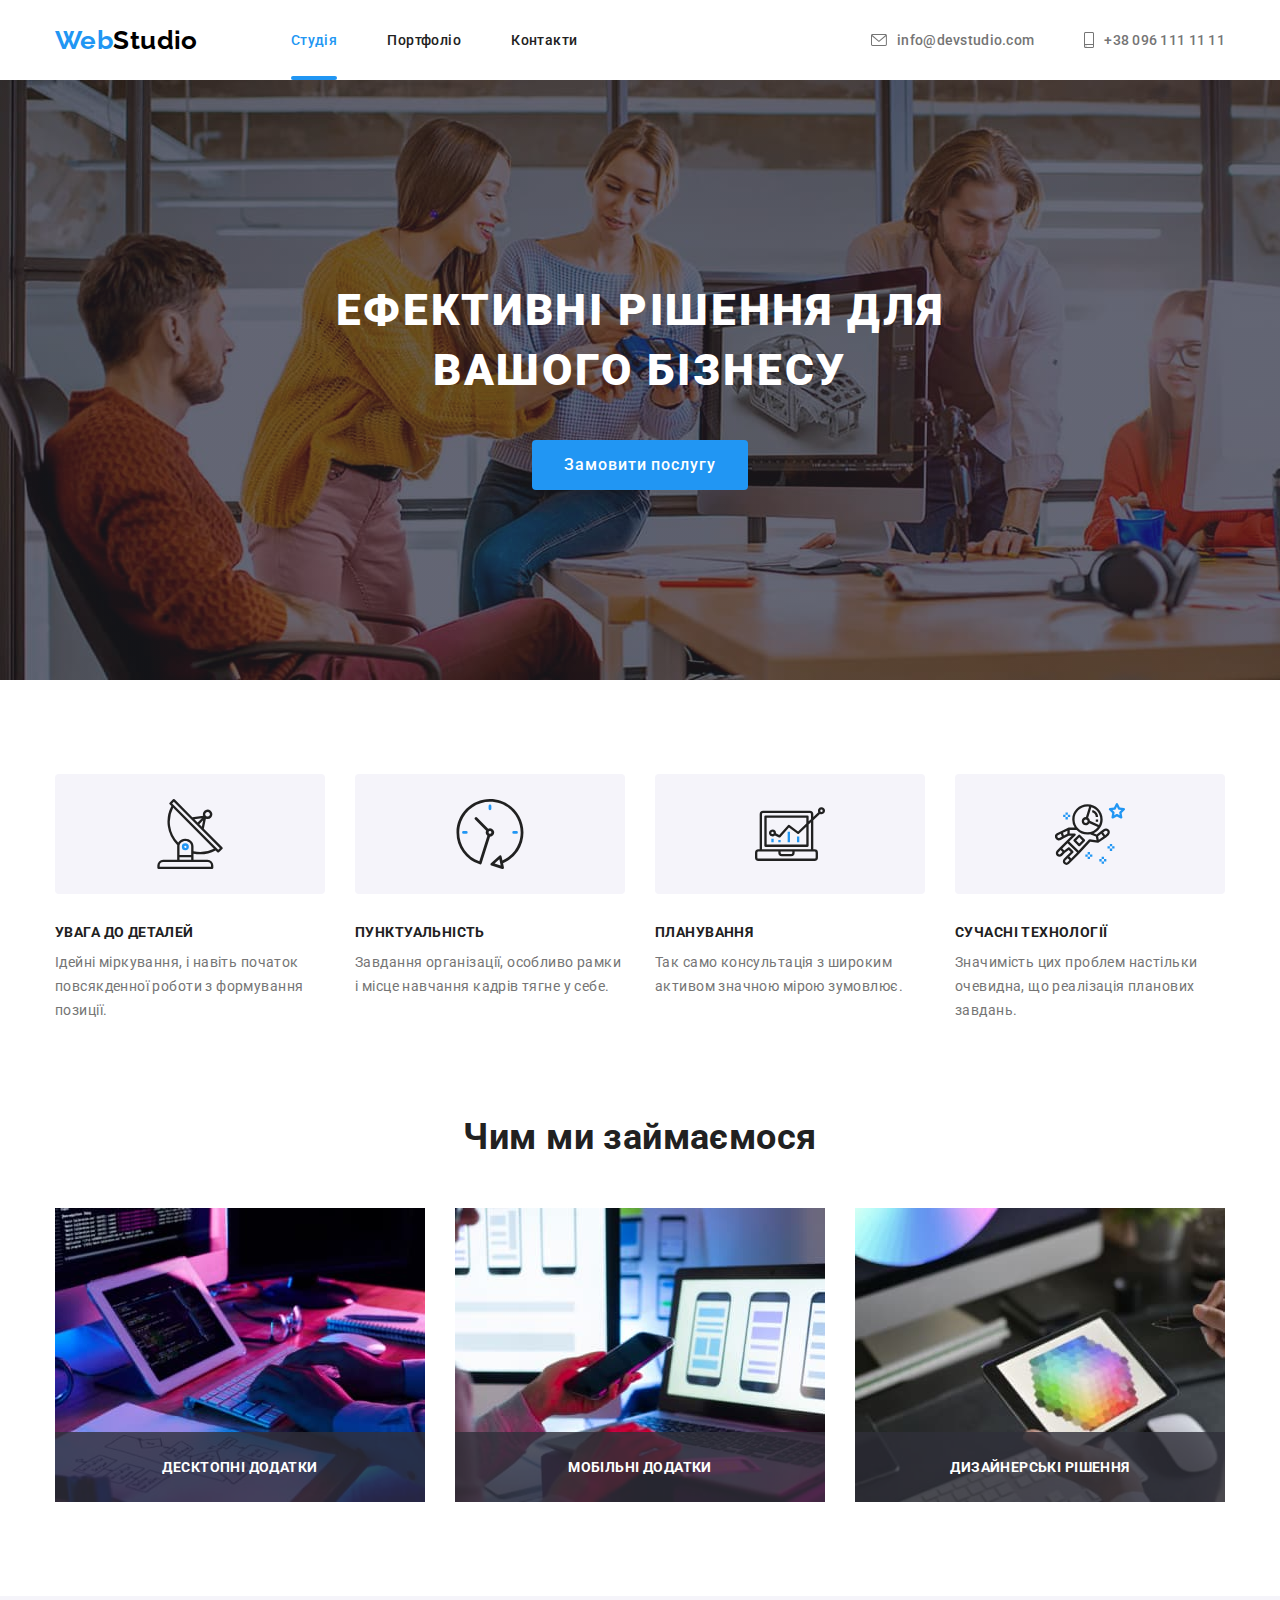
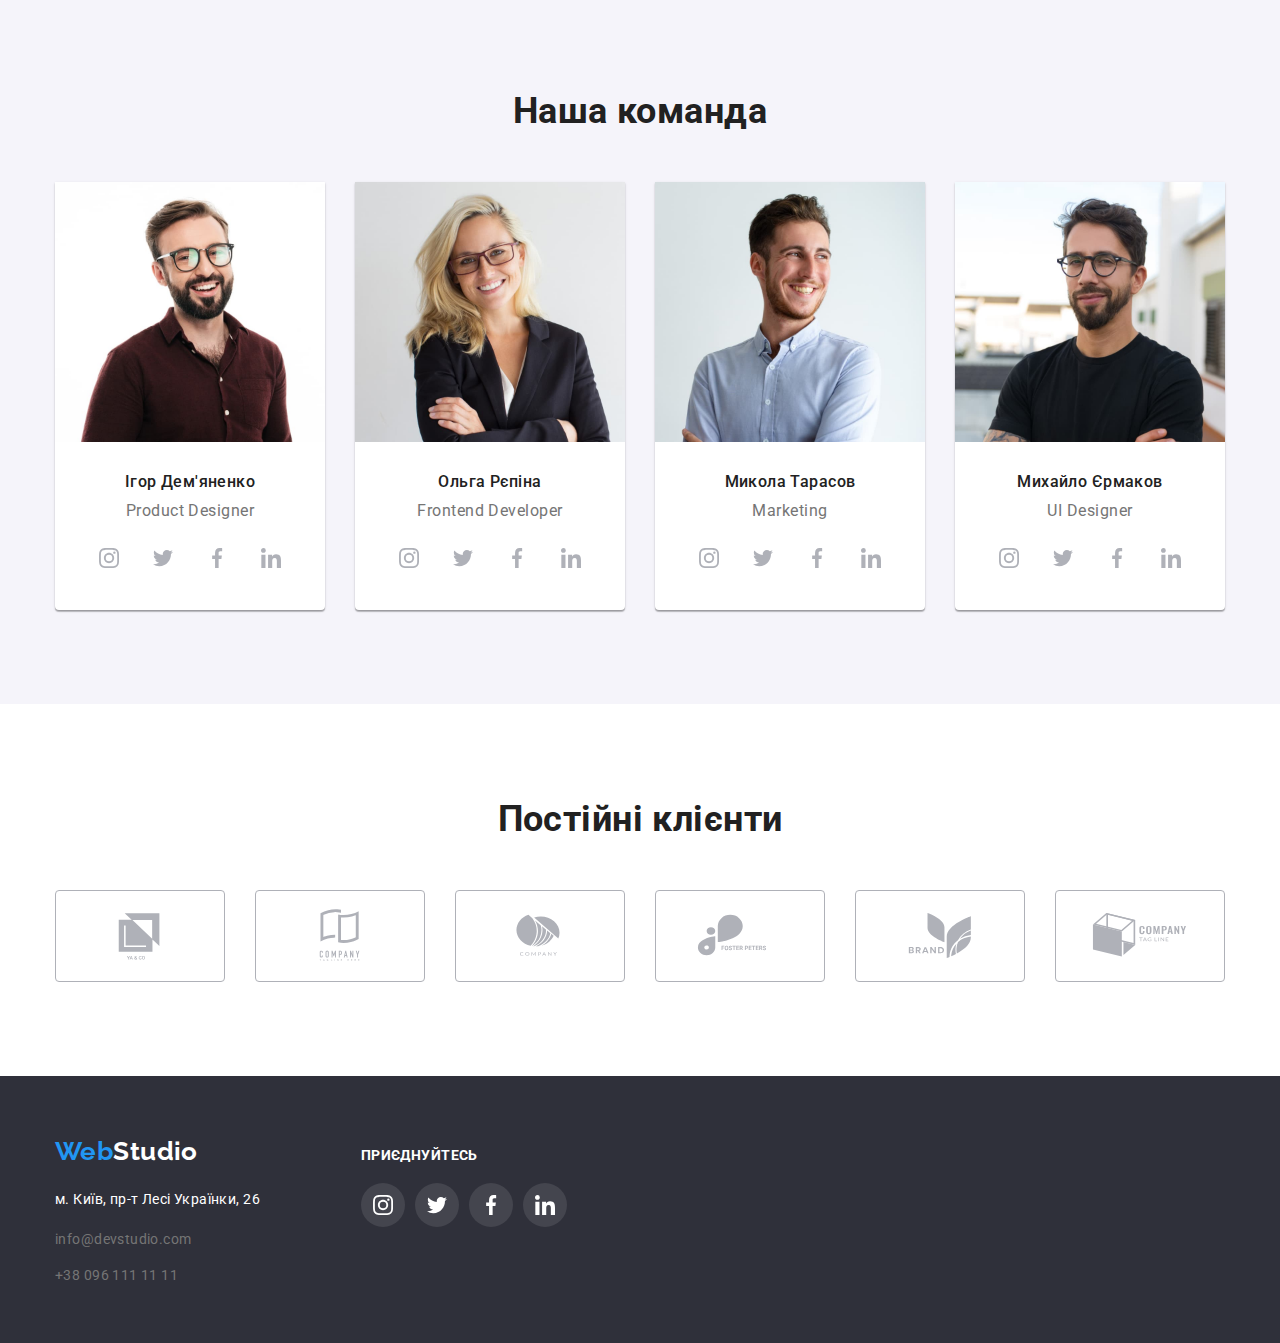
<file: index.html>
<!DOCTYPE html>
<html lang="en">
  <head>
    <meta charset="UTF-8" />
    <meta http-equiv="X-UA-Compatible" content="IE=edge" />
    <meta name="viewport" content="width=device-width, initial-scale=1.0" />
    <title>Web Studio</title>
    <link
      href="https://fonts.googleapis.com/css2?family=Poppins:ital@1&family=Raleway:wght@700&family=Roboto:wght@400;500;700;900&display=swap"
      rel="stylesheet"
    />
    <link
      rel="stylesheet"
      href="https://cdnjs.cloudflare.com/ajax/libs/modern-normalize/1.1.0/modern-normalize.min.css"
    />
    <link rel="stylesheet" href="./css/styles.css" />
  </head>

  <body>
    <header>
      <div class="container main-nav">
        <a href="./index.html" class="logo">Web<span>Studio</span></a>

        <nav>
          <ul class="list site-nav">
            <li class="item">
              <a class="site-nav-link current" href="./index.html" class="link current-cover">
                Студія</a
              >
            </li>
            <li class="item"><a href="./portfolio.html" class="link">Портфоліо</a></li>
            <li class="item"><a href="./index.html" class="link">Контакти</a></li>
          </ul>
        </nav>
        <ul class="list contacts contacts-list">
          <li class="item">
            <a href="mailto:info@devstudio.com">
              <svg class="contact-icon" width="16" height="12">
                <use href="./img/icons.svg#icon-envelope-hover"></use>
              </svg>
              info@devstudio.com
            </a>
          </li>
          <li class="item">
            <a href="tel:+380961111111">
              <svg class="contact-icon" width="10" height="16">
                <use href="./img/icons.svg#icon-smartphone"></use>
              </svg>
              +38 096 111 11 11</a
            >
          </li>
        </ul>
      </div>
    </header>
    <main>
      <section class="hero box">
        <div class="container">
          <h1 class="hero-title">Ефективні рішення для вашого бізнесу</h1>
          <button data-modal-open type="button" class="button primary">Замовити послугу</button>
        </div>
      </section>

      <section class="benefits benefits-section section">
        <div class="container">
          <h2 class="section-title visual-hidden">Наші переваги</h2>

          <ul class="benefits-list">
            <li class="item">
              <div class="ben-list">
                <svg class="benefit-icon" width="70" height="70">
                  <use href="./img/icons.svg#icon-antenna-1"></use>
                </svg>
              </div>
              <h3 class="title">УВАГА ДО ДЕТАЛЕЙ</h3>
              <p class="text">
                Ідейні міркування, і навіть початок повсякденної роботи з формування позиції.
              </p>
            </li>
            <li class="item">
              <div class="ben-list">
                <svg class="benefit-icon" width="70" height="70">
                  <use href="./img/icons.svg#icon-clock-1"></use>
                </svg>
              </div>
              <h3 class="title">ПУНКТУАЛЬНІСТЬ</h3>
              <p class="text">
                Завдання організації, особливо рамки і місце навчання кадрів тягне у себе.
              </p>
            </li>
            <li class="item">
              <div class="ben-list">
                <svg class="benefit-icon" width="70" height="70">
                  <use href="./img/icons.svg#icon-diagram-1"></use>
                </svg>
              </div>
              <h3 class="title">ПЛАНУВАННЯ</h3>
              <p class="text">Так само консультація з широким активом значною мірою зумовлює.</p>
            </li>
            <li class="item">
              <div class="ben-list">
                <svg class="benefit-icon" width="70" height="70">
                  <use href="./img/icons.svg#icon-astronaut-1"></use>
                </svg>
              </div>
              <h3 class="title">СУЧАСНІ ТЕХНОЛОГІЇ</h3>
              <p class="text">
                Значимість цих проблем настільки очевидна, що реалізація планових завдань.
              </p>
            </li>
          </ul>
        </div>
      </section>
      <section class="what-we-do section">
        <div class="container">
          <h2 class="section-title">Чим ми займаємося</h2>
          <div class="thumb">
          <ul class="list do-item">
              <li class="picture item">
                <img src="./img/laptop.jpg" alt="laptop on the table" width="370" height="294" />
                  <p class="label">Десктопні додатки</p>
              </li>
              <li class="picture item">
                <img
                  src="./img/mobile-app.jpg"
                  alt="mobile phone in hands"
                  width="370"
                  height="294"
                />
                  <p class="label">Мобільні додатки</p>
              </li>
              <li class="picture item">
                <img src="./img/tablet.jpg" alt="tablet with rainbow" width="370" height="294" />
                  <p class="label">Дизайнерські рішення</p>
              </li>
          </ul>
        </div>
      </section>
      <section class="our-team section">
        <div class="container">
          <h2 class="section-title">Наша команда</h2>
          <ul class="list team">
            <li class="team-item">
              <img src="./img/igor-demjanenko.jpg" alt="Product Designer" width="270" />
              <div class="team-name">
                <h3 class="team-title">Ігор Дем'яненко</h3>
                <p class="team-element">Product Designer</p>
                <ul class="social-list list">
                  <li class="social-item">
                    <a
                      class="social-link link"
                      href="https://instagram.com"
                      target="_blank"
                      rel="nofollow noopener noreferrer"
                      aria-label="icon-instagram"
                    >
                      <svg class="social-icon" width="20" height="20">
                        <use href="./img/icons.svg#icon-instagram-2"></use>
                      </svg>
                    </a>
                  </li>
                  <li class="social-item">
                    <a
                      class="social-link link"
                      href="https://twitter.com"
                      target="_blank"
                      rel="nofollow noopener noreferrer"
                      aria-label="icon-twitter"
                    >
                      <svg class="social-icon" width="20" height="20">
                        <use href="./img/icons.svg#icon-twitter-1"></use>
                      </svg>
                    </a>
                  </li>
                  <li class="social-item">
                    <a
                      class="social-link link"
                      href="https://facebook.com"
                      target="_blank"
                      rel="nofollow noopener noreferrer"
                      aria-label="icon-facebook"
                    >
                      <svg class="social-icon" width="20" height="20">
                        <use href="./img/icons.svg#icon-facebook-1"></use>
                      </svg>
                    </a>
                  </li>
                  <li class="social-item">
                    <a
                      class="social-link link"
                      href="https://linkedin.com"
                      target="_blank"
                      rel="nofollow noopener noreferrer"
                      aria-label="icon-linkedin"
                    >
                      <svg class="social-icon" width="20" height="20">
                        <use href="./img/icons.svg#icon-linkedin-1"></use>
                      </svg>
                    </a>
                  </li>
                </ul>
              </div>
            </li>
            <li class="team-item">
              <img src="./img/olga-repina.jpg" alt="Frontend Developer" width="270" />
              <div class="team-name">
                <h3 class="team-title">Ольга Рєпіна</h3>
                <p class="team-element">Frontend Developer</p>
                <ul class="social-list list">
                  <li class="social-item">
                    <a
                      class="social-link link"
                      href="https://instagram.com"
                      target="_blank"
                      rel="nofollow noopener noreferrer"
                      aria-label="icon-instagram"
                    >
                      <svg class="social-icon" width="20" height="20">
                        <use href="./img/icons.svg#icon-instagram-2"></use>
                      </svg>
                    </a>
                  </li>
                  <li class="social-item">
                    <a
                      class="social-link link"
                      href="https://twitter.com"
                      target="_blank"
                      rel="nofollow noopener noreferrer"
                      aria-label="icon-twitter"
                    >
                      <svg class="social-icon" width="20" height="20">
                        <use href="./img/icons.svg#icon-twitter-1"></use>
                      </svg>
                    </a>
                  </li>
                  <li class="social-item">
                    <a
                      class="social-link link"
                      href="https://facebook.com"
                      target="_blank"
                      rel="nofollow noopener noreferrer"
                      aria-label="icon-facebook"
                    >
                      <svg class="social-icon" width="20" height="20">
                        <use href="./img/icons.svg#icon-facebook-1"></use>
                      </svg>
                    </a>
                  </li>
                  <li class="social-item">
                    <a
                      class="social-link link"
                      href="https://linkedin.com"
                      target="_blank"
                      rel="nofollow noopener noreferrer"
                      aria-label="icon-linkedin"
                    >
                      <svg class="social-icon" width="20" height="20">
                        <use href="./img/icons.svg#icon-linkedin-1"></use>
                      </svg>
                    </a>
                  </li>
                </ul>
              </div>
            </li>
            <li class="team-item">
              <img src="./img/mikola-tarasov.jpg" alt="Marketing" width="270" />
              <div class="team-name">
                <h3 class="team-title">Микола Тарасов</h3>
                <p class="team-element">Marketing</p>
                <ul class="social-list list">
                  <li class="social-item">
                    <a
                      class="social-link link"
                      href="https://instagram.com"
                      target="_blank"
                      rel="nofollow noopener noreferrer"
                      aria-label="icon-instagram"
                    >
                      <svg class="social-icon" width="20" height="20">
                        <use href="./img/icons.svg#icon-instagram-2"></use>
                      </svg>
                    </a>
                  </li>
                  <li class="social-item">
                    <a
                      class="social-link link"
                      href="https://twitter.com"
                      target="_blank"
                      rel="nofollow noopener noreferrer"
                      aria-label="icon-twitter"
                    >
                      <svg class="social-icon" width="20" height="20">
                        <use href="./img/icons.svg#icon-twitter-1"></use>
                      </svg>
                    </a>
                  </li>
                  <li class="social-item">
                    <a
                      class="social-link link"
                      href="https://facebook.com"
                      target="_blank"
                      rel="nofollow noopener noreferrer"
                      aria-label="icon-facebook"
                    >
                      <svg class="social-icon" width="20" height="20">
                        <use href="./img/icons.svg#icon-facebook-1"></use>
                      </svg>
                    </a>
                  </li>
                  <li class="social-item">
                    <a
                      class="social-link link"
                      href="https://linkedin.com"
                      target="_blank"
                      rel="nofollow noopener noreferrer"
                      aria-label="icon-linkedin"
                    >
                      <svg class="social-icon" width="20" height="20">
                        <use href="./img/icons.svg#icon-linkedin-1"></use>
                      </svg>
                    </a>
                  </li>
                </ul>
              </div>
            </li>
            <li class="team-item">
              <img src="./img/mihailo-yermakov.jpg" alt="Designer" width="270" />
              <div class="team-name">
                <h3 class="team-title">Михайло Єрмаков</h3>
                <p class="team-element">UI Designer</p>
                <ul class="social-list list">
                  <li class="social-item">
                    <a
                      class="social-link link"
                      href="https://instagram.com"
                      target="_blank"
                      rel="nofollow noopener noreferrer"
                      aria-label="icon-instagram"
                    >
                      <svg class="social-icon" width="20" height="20">
                        <use href="./img/icons.svg#icon-instagram-2"></use>
                      </svg>
                    </a>
                  </li>
                  <li class="social-item">
                    <a
                      class="social-link link"
                      href="https://twitter.com"
                      target="_blank"
                      rel="nofollow noopener noreferrer"
                      aria-label="icon-twitter"
                    >
                      <svg class="social-icon" width="20" height="20">
                        <use href="./img/icons.svg#icon-twitter-1"></use>
                      </svg>
                    </a>
                  </li>
                  <li class="social-item">
                    <a
                      class="social-link link"
                      href="https://facebook.com"
                      target="_blank"
                      rel="nofollow noopener noreferrer"
                      aria-label="icon-facebook"
                    >
                      <svg class="social-icon" width="20" height="20">
                        <use href="./img/icons.svg#icon-facebook-1"></use>
                      </svg>
                    </a>
                  </li>
                  <li class="social-item">
                    <a
                      class="social-link link"
                      href="https://linkedin.com"
                      target="_blank"
                      rel="nofollow noopener noreferrer"
                      aria-label="icon-linkedin"
                    >
                      <svg class="social-icon" width="20" height="20">
                        <use href="./img/icons.svg#icon-linkedin-1"></use>
                      </svg>
                    </a>
                  </li>
                </ul>
              </div>
            </li>
          </ul>
        </div>
      </section>
      <section class="section client">
        <div class="container">
          <h2 class="section-title">Постійні клієнти</h2>
          <ul class="client-list list">
            <li class="clients-items">
              <a href="" class="clients-list">
                <svg class="clients-icon" width="106" height="60">
                  <use href="./img/icons.svg#icon-logo"></use>
                </svg>
              </a>
            </li>
            <li class="clients-items">
              <a href="" class="clients-list"
                ><svg class="clients-icon" width="106" height="60">
                  <use href="./img/icons.svg#icon-logo1"></use></svg
              ></a>
            </li>
            <li class="clients-items">
              <a href="" class="clients-list"
                ><svg class="clients-icon" width="106" height="60">
                  <use href="./img/icons.svg#icon-logo3"></use></svg
              ></a>
            </li>
            <li class="clients-items">
              <a href="" class="clients-list"
                ><svg class="clients-icon" width="106" height="60">
                  <use href="./img/icons.svg#icon-logo4"></use></svg
              ></a>
            </li>
            <li class="clients-items">
              <a href="" class="clients-list"
                ><svg class="clients-icon" width="106" height="60">
                  <use href="./img/icons.svg#icon-logo5"></use></svg
              ></a>
            </li>
            <li class="clients-items">
              <a href="" class="clients-list"
                ><svg class="clients-icon" width="106" height="60">
                  <use href="./img/icons.svg#icon-logo6"></use></svg
              ></a>
            </li>
          </ul>
        </div>
      </section>
    </main>
    <footer class="background-footer">
      <div class="container footer-section">
        <div>
          <a href="./index.html" class="logo">Web<span class="footer-logo">Studio</span></a>
          <address>
            <ul class="list contact">
              <li class="address-item address">
                <a
                  href="https://goo.gl/maps/jU2AcvMiYbPrWgQS8"
                  target="_blank"
                  rel="noopener noreferrer nofollow"
                  >м. Київ, пр-т Лесі Українки, 26</a
                >
              </li>
              <li class="address-item">
                <a href="mailto:info@devstudio.com">info@devstudio.com</a>
              </li>
              <li class="address-item"><a href="tel:+380961111111">+38 096 111 11 11</a></li>
            </ul>
          </address>
        </div>
        <div class="footer-social">
          <p class="invite">приєднуйтесь</p>
          <ul class="social-list list">
            <li class="social-item">
              <a
                class="link-footer link"
                href="https://instagram.com"
                target="_blank"
                rel="nofollow noopener noreferrer"
                aria-label="icon-instagram"
              >
                <svg class="social-icon" width="20" height="20">
                  <use href="./img/icons.svg#icon-instagram-2"></use>
                </svg>
              </a>
            </li>
            <li class="social-item">
              <a
                class="link-footer link"
                href="https://twitter.com"
                target="_blank"
                rel="nofollow noopener noreferrer"
                aria-label="icon-twitter"
              >
                <svg class="social-icon" width="20" height="20">
                  <use href="./img/icons.svg#icon-twitter-1"></use>
                </svg>
              </a>
            </li>
            <li class="social-item">
              <a
                class="link-footer link"
                href="https://facebook.com"
                target="_blank"
                rel="nofollow noopener noreferrer"
                aria-label="icon-facebook"
              >
                <svg class="social-icon" width="20" height="20">
                  <use href="./img/icons.svg#icon-facebook-1"></use>
                </svg>
              </a>
            </li>
            <li class="social-item">
              <a
                class="link-footer link"
                href="https://linkedin.com"
                target="_blank"
                rel="nofollow noopener noreferrer"
                aria-label="icon-linkedin"
              >
                <svg class="social-icon" width="20" height="20">
                  <use href="./img/icons.svg#icon-linkedin-1"></use>
                </svg>
              </a>
            </li>
          </ul>
        </div>
      </div>
    </footer>
    <div class="backdrop is-hidden" data-modal>
      <div class="modal">
        <button data-modal-close class="close-btn" type="button">
          <svg class="close-btn-icon" width="30" height="30">
            <use href="./img/icons.svg#icon-close"></use>
          </svg>
        </button>
      </div>
    </div>
    <script src="./javascript/modal.js"></script>
  </body>
</html>
</file>
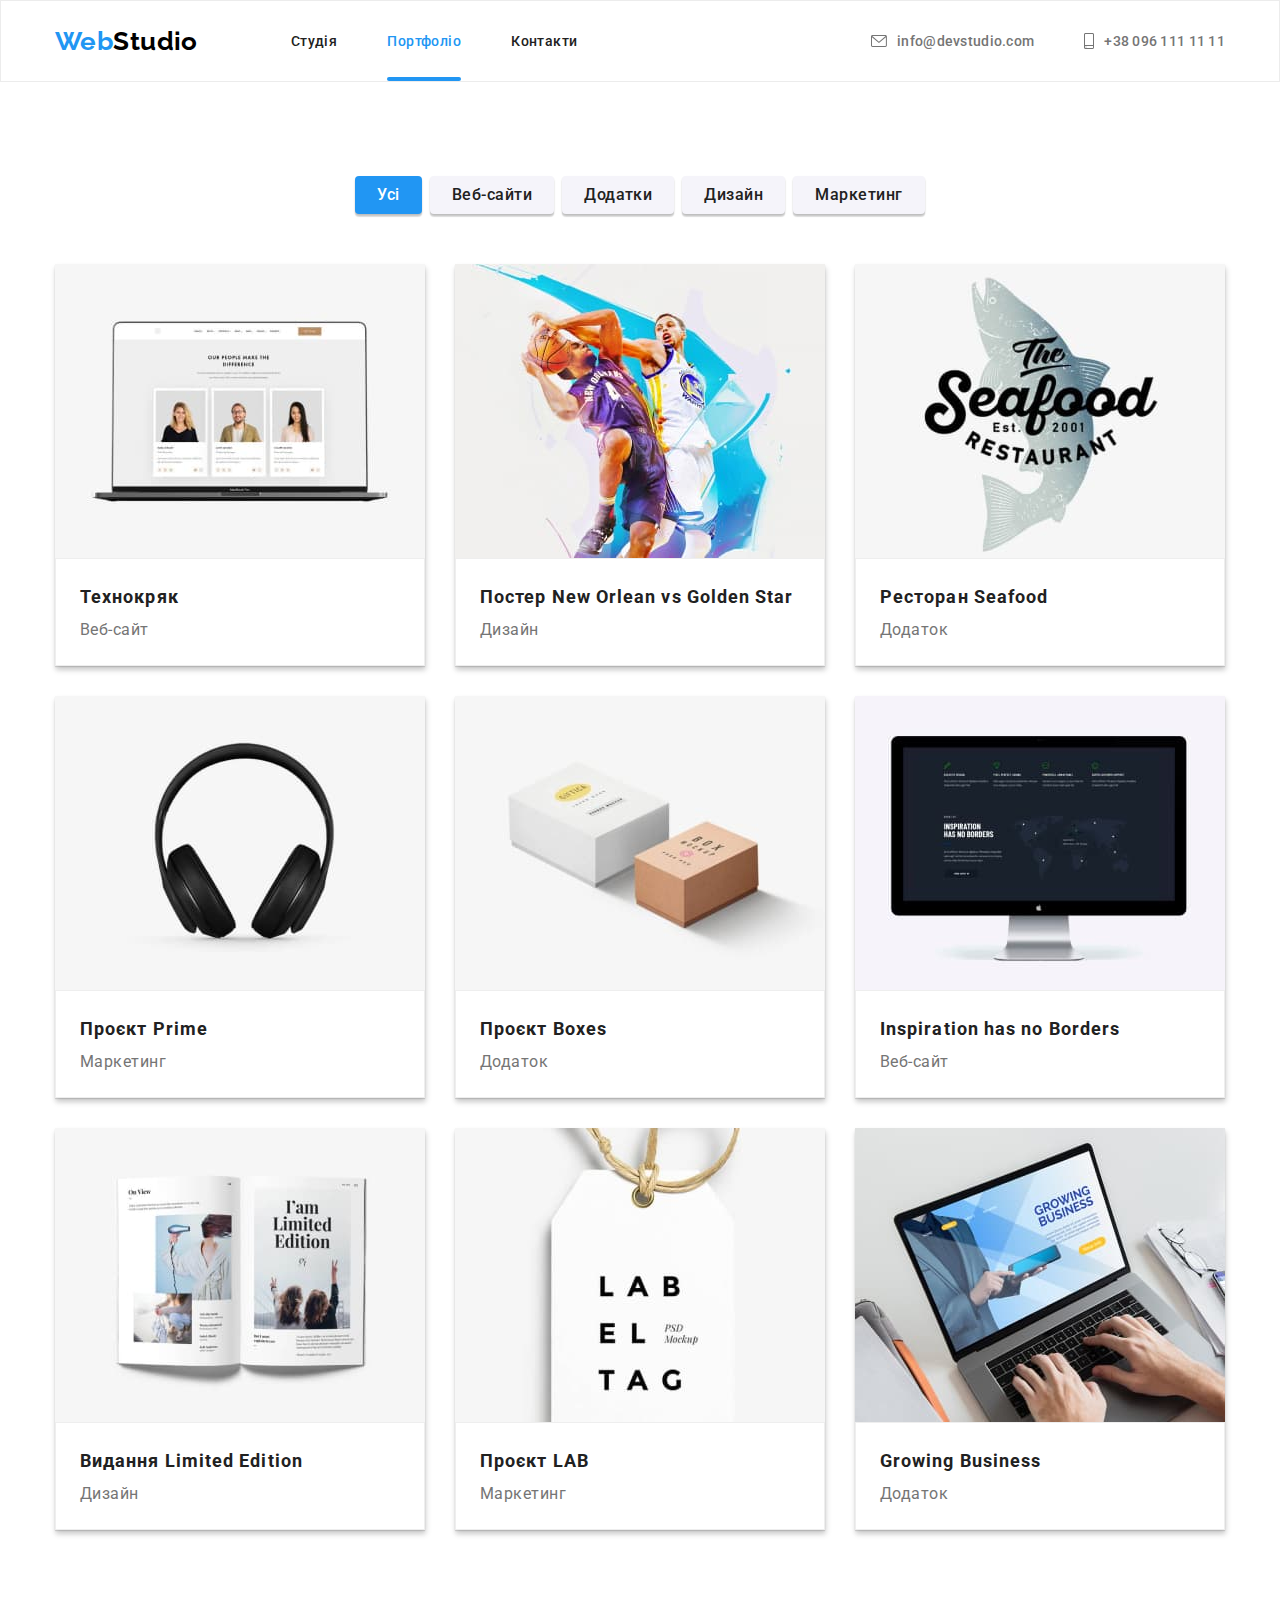
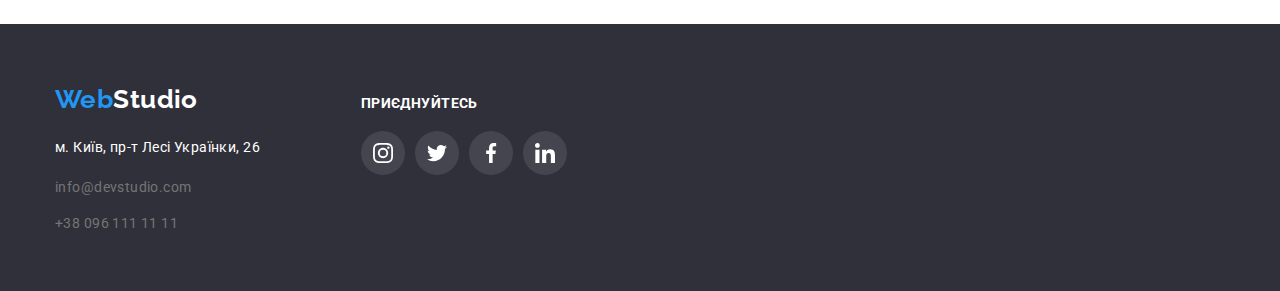
<file: portfolio.html>
<!DOCTYPE html>
<html lang="en">
  <head>
    <meta charset="UTF-8" />
    <meta http-equiv="X-UA-Compatible" content="IE=edge" />
    <meta name="viewport" content="width=device-width, initial-scale=1.0" />
    <title>Web Studio</title>
    <link
      href="https://fonts.googleapis.com/css2?family=Poppins:ital@1&family=Raleway:wght@700&family=Roboto:wght@400;500;700;900&display=swap"
      rel="stylesheet"
    />
    <link
      rel="stylesheet"
      href="https://cdnjs.cloudflare.com/ajax/libs/modern-normalize/1.1.0/modern-normalize.min.css"
    />
    <link rel="stylesheet" href="./css/styles.css" />
  </head>
  <body>
    <header style="border: 1px solid #ececec">
      <div class="container main-nav">
        <a href="./index.html" class="logo">Web<span>Studio</span></a>

        <nav>
          <ul class="list site-nav">
            <li class="item">
              <a href="./index.html" class="link"> Студія</a>
            </li>
            <li class="item">
              <a class="site-nav-link current" href="./portfolio.html" class="link current-cover"
                >Портфоліо</a
              >
            </li>
            <li class="item"><a href="./index.html" class="link">Контакти</a></li>
          </ul>
        </nav>
        <ul class="list contacts contacts-list">
          <li class="item">
            <a href="mailto:info@devstudio.com">
              <svg class="contact-icon" width="16" height="12">
                <use href="./img/icons.svg#icon-envelope-hover"></use>
              </svg>
              info@devstudio.com
            </a>
          </li>
          <li class="item">
            <a href="tel:+380961111111">
              <svg class="contact-icon" width="10" height="16">
                <use href="./img/icons.svg#icon-smartphone"></use>
              </svg>
              +38 096 111 11 11</a
            >
          </li>
        </ul>
      </div>
    </header>
    <main>
      <section class="portfolio section">
        <div class="container">
          <h1 class="visual-hidden">Наші проекти</h1>
          <ul class="project-list">
            <li class="project-title">
              <button type="button" class="button prime">Усі</button>
            </li>
            <li class="project-title">
              <button type="button" class="button secondary">Веб-сайти</button>
            </li>
            <li class="project-title">
              <button type="button" class="button secondary">Додатки</button>
            </li>
            <li class="project-title">
              <button type="button" class="button secondary">Дизайн</button>
            </li>
            <li class="project-title">
              <button type="button" class="button secondary">Маркетинг</button>
            </li>
          </ul>
          <ul class="examples list">
            <li class="element">
              <a href="#" class="element-link">
                <div class="element-thumb">
                  <img src="./img/notebook.jpg" alt="opened notebook" width="370" />
                  <div class="overlay">
                    <p class="overlay-text">
                      Ресурс пропонує комплексні пропозиції з різним рівнем функціоналу та сервісів.
                      Все це дозволить відвідувачу отримати вичерпні відомості про компанію чи
                      приватну особу.
                    </p>
                  </div>
                </div>

                <div class="ex-text">
                  <h2 class="title">Технокряк</h2>
                  <p class="text">Веб-сайт</p>
                </div>
              </a>
            </li>
            <li class="element">
              <a href="#" class="element-link">
                <img src="./img/basketballplayers.jpg" alt="two basketballplayers" width="370" />
                <div class="ex-text">
                  <h2 class="title">Постер New Orlean vs Golden Star</h2>
                  <p class="text">Дизайн</p>
                </div>
              </a>
            </li>
            <li class="element">
              <a href="#" class="element-link">
                <img src="./img/seefood.jpg" alt="logo seafood" width="370" />
                <div class="ex-text">
                  <h2 class="title">Ресторан Seafood</h2>
                  <p class="text">Додаток</p>
                </div>
              </a>
            </li>
            <li class="element">
              <a href="#" class="element-link">
                <img src="./img/earphones.jpg" alt="black earphones" width="370" />
                <div class="ex-text">
                  <h2 class="title">Проєкт Prime</h2>
                  <p class="text">Маркетинг</p>
                </div>
              </a>
            </li>
            <li class="element">
              <a href="#" class="element-link">
                <img src="./img/box.jpg" alt="two paper boxes" width="370" />
                <div class="ex-text">
                  <h2 class="title">Проєкт Boxes</h2>
                  <p class="text">Додаток</p>
                </div>
              </a>
            </li>
            <li class="element">
              <a href="#" class="element-link">
                <img src="./img/macbook.jpg" alt="macbook" width="370" />
                <div class="ex-text">
                  <h2 class="title">Inspiration has no Borders</h2>
                  <p class="text">Веб-сайт</p>
                </div>
              </a>
            </li>
            <li class="element">
              <a href="#" class="element-link">
                <img src="./img/magazine.jpg" alt="opened magazine" width="370" />
                <div class="ex-text">
                  <h2 class="title">Видання Limited Edition</h2>
                  <p class="text">Дизайн</p>
                </div>
              </a>
            </li>
            <li class="element">
              <a href="#" class="element-link">
                <img src="./img/lable.jpg" alt="white lable" width="370" />
                <div class="ex-text">
                  <h2 class="title">Проєкт LAB</h2>
                  <p class="text">Маркетинг</p>
                </div>
              </a>
            </li>
            <li class="element">
              <a href="#" class="element-link">
                <img
                  src="./img/laptopwithhands.jpg"
                  alt="opened laptop with typing hands"
                  width="370"
                />
                <div class="ex-text">
                  <h2 class="title">Growing Business</h2>
                  <p class="text">Додаток</p>
                </div>
              </a>
            </li>
          </ul>
        </div>
      </section>
    </main>
    <footer class="background-footer">
      <div class="container footer-section">
        <div>
          <a href="./index.html" class="logo">Web<span class="footer-logo">Studio</span></a>
          <address>
            <ul class="list contact">
              <li class="address-item address">
                <a
                  href="https://goo.gl/maps/jU2AcvMiYbPrWgQS8"
                  target="_blank"
                  rel="noopener noreferrer nofollow"
                  >м. Київ, пр-т Лесі Українки, 26</a
                >
              </li>
              <li class="address-item">
                <a href="mailto:info@devstudio.com">info@devstudio.com</a>
              </li>
              <li class="address-item"><a href="tel:+380961111111">+38 096 111 11 11</a></li>
            </ul>
          </address>
        </div>
        <div class="footer-social">
          <p class="invite">приєднуйтесь</p>
          <ul class="social-list list">
            <li class="social-item">
              <a
                class="link-footer link"
                href="https://instagram.com"
                target="_blank"
                rel="nofollow noopener noreferrer"
                aria-label="icon-instagram"
              >
                <svg class="social-icon" width="20" height="20">
                  <use href="./img/icons.svg#icon-instagram-2"></use>
                </svg>
              </a>
            </li>
            <li class="social-item">
              <a
                class="link-footer link"
                href="https://twitter.com"
                target="_blank"
                rel="nofollow noopener noreferrer"
                aria-label="icon-twitter"
              >
                <svg class="social-icon" width="20" height="20">
                  <use href="./img/icons.svg#icon-twitter-1"></use>
                </svg>
              </a>
            </li>
            <li class="social-item">
              <a
                class="link-footer link"
                href="https://facebook.com"
                target="_blank"
                rel="nofollow noopener noreferrer"
                aria-label="icon-facebook"
              >
                <svg class="social-icon" width="20" height="20">
                  <use href="./img/icons.svg#icon-facebook-1"></use>
                </svg>
              </a>
            </li>
            <li class="social-item">
              <a
                class="link-footer link"
                href="https://linkedin.com"
                target="_blank"
                rel="nofollow noopener noreferrer"
                aria-label="icon-linkedin"
              >
                <svg class="social-icon" width="20" height="20">
                  <use href="./img/icons.svg#icon-linkedin-1"></use>
                </svg>
              </a>
            </li>
          </ul>
        </div>
      </div>
    </footer>
  </body>
</html>
</file>
<file: css/styles.css>
:root {
  --primary-text-color: #757575;
  --title-text-color: #212121;
  --acent-text-color: #2196f3;
  --secondary-acent-text-color: #ffffff;
  --secondary-background-color: #f5f4fa;
  --secondary-bcd-button-color: #188ce8;
  --bcd-black: #2f303a;

  --btn-radius: 25px;
  --indent: 30px;
  --items: 4;

  --idx-header: 100;

  --trns-fast: 250ms cubic-bezier(0.4,
      0,
      0.2,
      1);
  --trns-slow: 500ms cubic-bezier(0.4,
      0,
      0.2,
      1);

  --index-backdrop: 1000;
}

body {
  background-color: #ffffff;
  color: #757575;
  font-family: roboto, sans-serif;
  letter-spacing: 0.03em;
  font-size: 14px;
}

/* сброс браузерных настроек */

h1,
h2,
h3,
h4,
h5,
h6,
p {
  margin: 0;
}
img {
  display: block;
  max-width: 100%;
  height: auto;
}
button {
  display: block;
  cursor: pointer;
  border: none;
  border-radius: 4px;
}
.section {
  padding-top: 94px;
  padding-bottom: 94px;
}

.container {
  width: 1200px;
  padding: 0 15px;
  margin: 0 auto;

}
.list {
  list-style: none;
  padding: 0;
  margin: 0;
}
.link {
  text-decoration: none;
  color: inherit;
}
a {
  text-decoration: none;
    color: inherit;
}

/* logo */

.logo {
  color: #2196f3;
  text-decoration: none;
  font-family: Raleway, sans-serif;
  font-family: 'Raleway';
  font-weight: 700;
  font-size: 26px;
  line-height: calc(31 / 26);
}
span {
  color: #000000;
}





/* site nav */

.contact-icon {

  margin-right: 10px; 
  fill: currentColor;
}

.contacts-list {
  display: flex;
  justify-content: center;
}
.main-nav {
  display: flex;
  align-items: center;
}
.logo {
  margin-right: 93px;
}
.site-nav {
  display: flex;
}

.site-nav .item + .item {
  margin-left: 50px;
}
.site-nav-link {
position: relative;
}
.site-nav-link {
  color: var(--acent-text-color);
}

.site-nav-link.current
{ color: var(--acent-text-color);}

.site-nav-link::after {
  content: '';
  display: block;
  position: absolute;
  bottom:0;
  left: 0;

  width: 100%;
  height: 4px;
  border-radius: 4px;
  background-color: var(--acent-text-color);
  opacity: 0;
  transform: scaleX(0.2);
  transition: opacity 250ms cubic-bezier(0.4,
    0,
    0.2,
    1) transform 250ms cubic-bezier(0.4,
      0,
      0.2,
      1);

}


.site-nav-link.current::after,
.site-nav-link:hover::after,
.site-nav-link:focus::after {
  opacity: 1;
  transform: scaleX(1);
}
.site-nav a {
  padding-top: 32px;
  padding-bottom: 32px;
  display: block;

  color: var(--title-text-color);
  text-decoration: none;
  font-family: 'Roboto';
  font-weight: 500;
  font-size: 14px;
  line-height: calc(16 / 14);
  cursor: pointer;
  transition-property: color;
  transition-duration: 250ms;
  transition-timing-function: cubic-bezier(0.4,
    0,
    0.2,
    1);
}
.contacts-list a{
  transition-property: color;
    transition-duration: 250ms;
    transition-timing-function: cubic-bezier(0.4,
        0,
        0.2,
        1);
}
.site-nav.list a:hover,
.site-nav.list a:focus {
  color: var(--acent-text-color);
}
.site-nav .current-cover {
  color: var(--acent-text-color);
}
.contacts {
  display: flex;
  margin-left: auto;
}
.contacts .item:nth-child(-n+1) {
  margin-right: 50px;
}
.contacts a {
  color: var(--primary-text-color);
  font-weight: 500;
  font-size: 14px;
  line-height: calc(16 / 14);
  letter-spacing: 0.02em;
  text-decoration: none;
  display: flex;
  align-items: center;
}
.contacts.list a:hover,
.contacts.list a:focus {
  color: var(--acent-text-color);
  font-weight: 500;
  font-size: 14px;
  line-height: calc(16 / 14);
  letter-spacing: 0.02em;
}

/* hero */
.box {
  max-width: 1600px;
  height: 600px;
  background-image: linear-gradient(rgba(47, 48, 58, 0.4), rgba(47, 48, 58, 0.4)), url(../img/workers-hero.jpg);
  background-repeat: no-repeat;
  background-size: cover;
  margin: 0 auto;
}
.hero-title {
  width: 696px;
  margin: 0 auto;
  margin-top: 0;
  color: #ffffff;
  font-weight: 900;
  font-size: 44px;
  line-height: calc(60 / 44);
  text-align: center;
  text-transform: uppercase;
  letter-spacing: 0.06em;
}

.hero {
  background-color: var(--bcd-black);
  text-align: center;
  padding: 200px 0;
}
.primary.button {
  color: var(--secondary-acent-text-color);
  background-color: var(--acent-text-color);
}

/* section */
.section-title {
  color: var(--title-text-color);
  font-family: 'Roboto';
  font-weight: 700;
  font-size: 36px;
  line-height: calc(42 / 36);
  text-align: center;
  
}

/* button */

.button :active {
  color: var(--secondary-bcd-button-color);
  border: 1px transparent;
}
.button {
  display: inline-block;
  border-radius: 4px;
  padding: 6px 22px;
  color: var(--secondary-acent-text-color);
  background-color: var(--acent-text-color);
  border: none transparent;

  font-family: 'Roboto';
  font-weight: 700;
  font-size: 16px;
  line-height: calc(30 / 16);

  text-align: center;
}

.primary.button {
  color: var(--secondary-acent-text-color);
  background-color: var(--acent-text-color);
  font-weight: 500;
  font-size: 16px;
  line-height: calc(30 / 16);
  letter-spacing: 0.06em;
  border: inherit;
  border: none transparent;
  padding: 10px 32px;
  margin-top: 40px;
  transition: color var(--trns-fast), background-color var(--trns-fast);
}

.secondary.button:focus,
.secondary.button:hover {
  color: var(--secondary-acent-text-color);
  background-color: var(--acent-text-color);
  box-shadow: 0px 3px 1px rgba(0, 0, 0, 0.1), 0px 1px 2px rgba(0, 0, 0, 0.08), 0px 2px 2px rgba(0, 0, 0, 0.12);

}

.secondary.button {
  color: var(--title-text-color);
  background-color: var(--secondary-background-color);
  border-color: var(--secondary-background-color);
  border: inherit;
  font-weight: 500;
  font-size: 16px;
  line-height: calc(26 / 16);
  letter-spacing: 0.03em;
  border: none;
  transition: color var(--trns-fast), background-color var(--trns-fast); box-shadow: 0px 3px 1px rgba(0, 0, 0, 0.1), 0px 1px 2px rgba(0, 0, 0, 0.08), 0px 2px 2px rgba(0, 0, 0, 0.12);
}

/* benefits */
.ben {
  display: flex;
  gap: 30px;
}

.ben-list {
  display: flex;
  align-items: center;
  width: 270px;
  height: 120px;
  background-color: #ffffff;
  border-radius: 4px;
  background-color: #F5F4FA;
  justify-content: center;
}
 
.benefit-icon {
  display: flex;
  justify-content: center;
  align-items: center;
}

.benefits-list {
  display: flex;
  padding-left: 0px;
  gap: 30px;
}

.benefits-list .item + .item {
  margin-left: 50;
}


.benefits-list .title {
  margin-top: 30px;
  margin-bottom: 10px;
  color: var(--title-text-color);
  font-weight: 700;
  font-size: 14px;
  line-height: calc(16 / 14);
}

.visual-hidden {
  position: absolute;
  width: 1px;
  height: 1px;
  margin: -1px;
  border: 0;
  padding: 0;

  white-space: nowrap;
  clip-path: inset(100%);
  clip: rect(0 0 0 0);
  overflow: hidden;
}
.benefits-list {
  list-style: none;

  margin-top: 0;
  margin-bottom: 0;
}
.benefits-list .text {
  margin-top: 0;
  margin-bottom: 0;
  font-weight: 400;
  font-size: 14px;
  line-height: calc(24 / 14);
  letter-spacing: 0.03em;
}

/* what we do section */

.section-title {
  margin-top: 0;
  margin-bottom: 50px;
}
.what-we-do {
  padding-top: 0px;
}

.do-item {
  display: flex;
}
.picture + .picture {
  margin-left: 30px;
}
.picture {
  position: relative;
  overflow: hidden;
  background-color: rgba(47, 48, 58, 0.8);
}

.thumb>.label {
  position: absolute;
  bottom: 0;
  left: 0;
  margin: 0;
  width: 100%;
 
}
.label{
  position: absolute;
  bottom: 0;
  display: flex;
  align-items: center;
  justify-content: center;
  height: 70px;
  width: 100%;
  font-weight: 700;
  line-height: calc(16/14);
  text-transform: uppercase;
  color: #FFFFFF;
  background-color: rgba(47, 48, 58, 0.8);
}

/* team */

.social-list {
    display: flex;
    justify-content: center;
    gap: 10px;
  }

  .social-link {
    display: flex;
    align-items: center;
    justify-content: center;
    fill: #AFB1B8;
    width: 44px;
    height: 44px;
    background-color: #ffffff;
    border-radius: 50%;

    transition: fill var(--trns-fast), background-color var(--trns-fast);
  }

  .social-link:hover,
  .social-link:focus {
    background-color:var(--acent-text-color);
    fill: var(--secondary-acent-text-color);
  }
  
  
.team {
  display: flex;
}


.team-item + .team-item {
  margin-left: 30px;
}
.team-item {
  text-align: center;
  background: #FFFFFF;
    /* material shadow v1 */
  
    box-shadow: 0px 1px 3px rgba(0, 0, 0, 0.12), 0px 1px 1px rgba(0, 0, 0, 0.14), 0px 2px 1px rgba(0, 0, 0, 0.2);
    border-radius: 0px 0px 4px 4px;
}

.team-title {
  color: var(--title-text-color);
  font-weight: 500;
  font-size: 16px;
  line-height: calc(19 / 16);
}
.our-team {
  background-color: var(--secondary-background-color);
}

.team-element {
  font-family: 'Roboto';
    font-weight: 400;
    font-size: 16px;
    line-height: calc(19/16);
    text-align: center;
    letter-spacing: 0.03em;
    padding-top: 10px;
    margin-bottom: 16px;
}
.team-name {
  padding-top: 30px;
  padding-bottom: 30px;
}

p {
  margin-top: 0;
  margin-bottom: 0;
}

/* clients */

.clients-list {
  display: flex;
  align-items: center;
  justify-content: center;
  width: 170px;
  height: 92px;
  border: 1px solid currentColor;
  border-radius: 4px;
  color: #AFB1B8;
  transition: color var(--trns-fast);
    
}

.clients-icon {
 fill: currentColor;
}
.clients-list:hover,
.clients-list:focus {
  color:#2196F3;
}
.client-list {
  display: flex;
  gap: 30px;
}

/* footer */
.contact a {
  color: var(--primary-text-color);
  text-decoration: none;
  transition: fill var(--trns-fast);
}
.address-item .address {
  color: var(--secondary-acent-text-color);
  transition: color var(--trns-fast);
}
.contact.list a:hover,
.contact.list a:focus {
  color: var(--acent-text-color);
}
.address a {
  color: var(--secondary-acent-text-color);
  font-weight: 400;
  font-size: 14px;
  line-height: calc(24 / 14);
}

footer a {
  font-style: normal;
}
.footer-logo {
  color: var(--secondary-acent-text-color);
  margin-bottom: 30px;
}

.background-footer {
  background-color: var(--bcd-black);
  padding-top: 60px;
  padding-bottom: 60px;
}

.address-item:not(:last-child) {
  margin-bottom: 9px;
}
.address-item {
  margin-top: 20px;
  
}
.address-item a {
  transition: fill var(--trns-fast);
}
.invite {
  margin-bottom: 20px;
    font-weight: 700;
    font-size: 14px;
    line-height: calc(16/14);
    text-transform: uppercase;
    color: #FFFFFF;
}

.link-footer {
  display: flex;
  align-items: center;
  justify-content: center;
  fill: var(--secondary-acent-text-color);
  width: 44px;
  height: 44px;
  background-color: rgba(255, 255, 255, 0.1);;
  border-radius: 50%;
  transition: fill var(--trns-fast), background-color var(--trns-fast);
}

.link-footer:hover,
.link-footer:focus {
  background-color: var(--acent-text-color);
  fill: var(--secondary-acent-text-color);
}
.footer-section {
  display: flex;
  align-items: baseline;
}
.footer-social {
  margin-left: 70px;
}



/* portfolio */
/* examples */



.head {
  border-bottom: 1px solid #ECECEC;
}

.prime.button {
  color: var(--secondary-acent-text-color);
  background-color: var(--acent-text-color);
  font-weight: 500;
  font-size: 16px;
  line-height: calc(26 / 16);
  letter-spacing: 0.03em;
  border: inherit;
  border: none transparent;
  padding: 6px 22px;
  box-shadow: 0px 3px 1px rgba(0, 0, 0, 0.1), 0px 1px 2px rgba(0, 0, 0, 0.08), 0px 2px 2px rgba(0, 0, 0, 0.12);
  transition: color var(--trns-fast), background-color var(--trns-fast);
  
}
.examples .title {
  color: var(--title-text-color);
  font-weight: 700;
  font-size: 18px;
  line-height: calc(36 / 18);
  letter-spacing: 0.06em;
}

.examples .text {
  font-weight: 400;
  font-size: 16px;
  line-height: calc(30 / 16);
  letter-spacing: 0.03em;
}
.examples {
  list-style: none;
  display: flex;
  flex-wrap: wrap;
}
.element {
  width: 370px;
  margin-right: 30px;
  margin-bottom: 30px;

    
}
.element-link:hover,
.element-link:focus {
box-shadow: 0px 1px 1px rgba(0, 0, 0, 0.12), 0px 4px 4px rgba(0, 0, 0, 0.06), 1px 4px 6px rgba(0, 0, 0, 0.16);
}
.element-link {
  display: block;
  transition: color var(--trns-fast), background-color var(--trns-fast); box-shadow: 0px 1px 1px rgba(0, 0, 0, 0.12), 0px 4px 4px rgba(0, 0, 0, 0.06), 1px 4px 6px rgba(0, 0, 0, 0.16);
 
}
.ex-text {
  padding: 20px 24px;
  border: 1px solid #EEEEEE;
}
.element:nth-child(3n) {
  margin-right: 0pt;
}
.element:nth-last-child(-n + 3) {
  margin-bottom: 0px;
}
.project-list {
  list-style: none;
  margin: 0px;
  padding: 0px;
}
.project-list {
  display: flex;
  justify-content: center;
  margin-bottom: 50px;
}

.project-list .button {
  cursor: pointer;
}
.project-title {
  font-weight: 500;
  font-size: 16px;
  line-height: calc(26 / 16);
  letter-spacing: 0.03em;
}
.project-title + .project-title {
  margin-left: 8px;
}


.element-thumb {
  position: relative;
  overflow: hidden;
}
.overlay {
  position: absolute;
  top: 0;
  left: 0;
  width: 100%;
  height: 100%;
  display: flex;
  align-items: center;
  background-color: var(--acent-text-color);
  opacity: 90%;

  transform: translatey(100%);
  transition: transform 250ms cubic-bezier(0.4,
    0,
    0.2,
    1);
}

.overlay-text {
  padding: 63px 24px;
  margin: 0;
    font-family: 'Roboto';
    font-weight: 400;
    font-size: 18px;
    line-height: calc(28/18);
    letter-spacing: 0.03em;
    color: #FFFFFF;
}
.element-link:hover .overlay, .element-link:focus .overlay {
  transform: translatey(0);
}


/* modal window */

.backdrop {
  position: fixed;
  top: 0;
  left: 0;

  width: 100%;
  height: 100%;
  background-color: rgba(0, 0, 0, 0.2);
  backdrop-filter: blur 2px;

  opacity: 1;
    visibility: visible;
    pointer-events: initial;
    transition: opacity 150ms linear, visibility 150ms linear;
}
.backdrop.is-hidden {
  opacity: 0;
  visibility: hidden;
  pointer-events: none;
}

.modal {
  position: absolute;
  top: 50%;
  left: 50%;
  transform: translateY(-50%) translateX(-50%);
  width: 528px;
  min-height: 581px;
  border-radius: 4px;
  background-color: #ffffff;
  z-index: var(--index-backdrop);
}

.close-btn {
  position: absolute;
  top: 10px;
  right: 10px;
  display: flex;
  align-items: center;
  justify-content: center;
  width: 30px;
  height: 30px;
  padding: 0;
  border-radius: 50%;
  border: 1px solid rgba(0, 0, 0, 0.1);

  background-color: transparent;

  cursor: pointer;
}

/* цвет основного текста #757575
/* вторичный цвет текста #212121
/* цветлого черный #000000
/* цвет лого голубой #2196F3
/* белый цвет  #FFFFFF
/* бекграунд футер цвет черный #2F303A
/* бэкграунд для кнопок портфолио #F5F4FA
/* цвет фона страницы вторичный #F5F4FA */
/* цвет фона страницы основной #FFFFFF */
</file>
